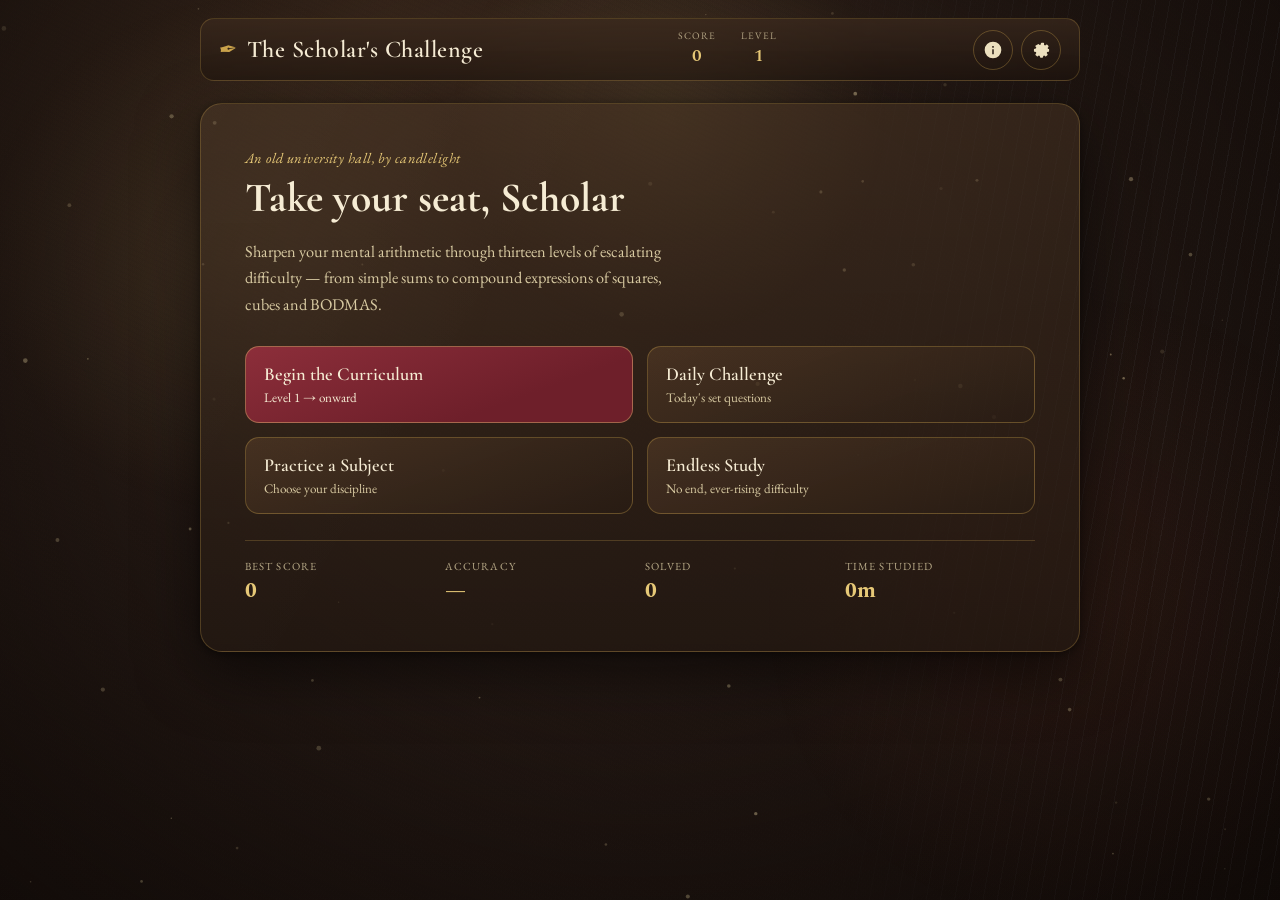
<file: index.html>
<!DOCTYPE html>
<html lang="en">
<head>
<meta charset="UTF-8">
<meta name="viewport" content="width=device-width, initial-scale=1.0, maximum-scale=1, user-scalable=no">
<title>The Scholar's Challenge — A Mental Arithmetic Study</title>
<meta name="description" content="An elegant mental-math training game set in a candlelit university hall.">
<meta name="theme-color" content="#241914">
<link rel="manifest" href="manifest.json">
<link rel="icon" href="icons/icon.svg" type="image/svg+xml">
<link rel="preconnect" href="https://fonts.googleapis.com">
<link rel="preconnect" href="https://fonts.gstatic.com" crossorigin>
<link href="https://fonts.googleapis.com/css2?family=Cormorant+Garamond:ital,wght@0,500;0,600;0,700;1,500&family=EB+Garamond:ital,wght@0,400;0,500;0,600;1,400&family=Spectral:wght@500;600;700&display=swap" rel="stylesheet">
<link rel="stylesheet" href="css/styles.css">
</head>
<body>

<!-- Ambient canvas background: dust motes, candlelight, rain -->
<canvas id="bg-canvas" aria-hidden="true"></canvas>
<div class="vignette" aria-hidden="true"></div>
<div class="window-rain" id="window-rain" aria-hidden="true"></div>

<div class="hall" id="hall">

  <!-- ================= TOP BAR ================= -->
  <header class="topbar">
    <div class="brand">
      <span class="brand-mark" aria-hidden="true">✒</span>
      <h1>The Scholar's&nbsp;Challenge</h1>
    </div>

    <div class="stat-strip" role="status" aria-live="polite">
      <div class="stat">
        <span class="stat-label">Score</span>
        <span class="stat-value" id="stat-score">0</span>
      </div>
      <div class="stat">
        <span class="stat-label">Level</span>
        <span class="stat-value" id="stat-level">1</span>
      </div>
      <div class="stat combo-stat" id="combo-stat" hidden>
        <span class="stat-label">Combo</span>
        <span class="stat-value" id="stat-combo">0</span>
      </div>
    </div>
    <div class="topbar-actions">
      <a class="icon-btn" href="about.html" aria-label="About this game">
        <svg viewBox="0 0 24 24" width="20" height="20" aria-hidden="true"><path fill="currentColor" d="M12 2a10 10 0 1 0 0 20 10 10 0 0 0 0-20zm.9 15h-1.8v-6h1.8zm0-7.8h-1.8V7.3h1.8z"/></svg>
      </a>
      <button class="icon-btn" id="settings-btn" aria-label="Open settings" aria-haspopup="dialog">
        <svg viewBox="0 0 24 24" width="22" height="22" aria-hidden="true"><path fill="currentColor" d="M12 8.5A3.5 3.5 0 1 0 12 15.5 3.5 3.5 0 0 0 12 8.5zm8.94 2.5-1.2-.1a7.8 7.8 0 0 0-.5-1.2l.77-.94a1 1 0 0 0-.09-1.35l-1.03-1.03a1 1 0 0 0-1.35-.09l-.94.77c-.38-.2-.78-.37-1.2-.5l-.1-1.2A1 1 0 0 0 14.3 4h-1.46a1 1 0 0 0-1 .92l-.1 1.2c-.42.13-.82.3-1.2.5l-.94-.77a1 1 0 0 0-1.35.09L6.22 6.97a1 1 0 0 0-.09 1.35l.77.94c-.2.38-.37.78-.5 1.2l-1.2.1a1 1 0 0 0-.9 1v1.46a1 1 0 0 0 .9 1l1.2.1c.13.42.3.82.5 1.2l-.77.94a1 1 0 0 0 .09 1.35l1.03 1.03a1 1 0 0 0 1.35.09l.94-.77c.38.2.78.37 1.2.5l.1 1.2a1 1 0 0 0 1 .9h1.46a1 1 0 0 0 1-.9l.1-1.2c.42-.13.82-.3 1.2-.5l.94.77a1 1 0 0 0 1.35-.09l1.03-1.03a1 1 0 0 0 .09-1.35l-.77-.94c.2-.38.37-.78.5-1.2l1.2-.1a1 1 0 0 0 .9-1v-1.46a1 1 0 0 0-.9-1z"/></svg>
      </button>
    </div>
    
  </header>

  <!-- ================= MAIN MENU ================= -->
  <section class="scene" id="scene-menu">
    <div class="desk-card menu-card">
      <p class="eyebrow">An old university hall, by candlelight</p>
      <h2 class="scene-title">Take your seat, Scholar</h2>
      <p class="menu-lede">Sharpen your mental arithmetic through thirteen levels of escalating difficulty — from simple sums to compound expressions of squares, cubes and BODMAS.</p>

      <div class="menu-grid">
        <button class="wax-btn wax-btn--primary" id="btn-start-levels">
          <span class="wax-btn-title">Begin the Curriculum</span>
          <span class="wax-btn-sub">Level 1 → onward</span>
        </button>
        <button class="wax-btn" id="btn-daily">
          <span class="wax-btn-title">Daily Challenge</span>
          <span class="wax-btn-sub" id="daily-sub">Today's set questions</span>
        </button>
        <button class="wax-btn" id="btn-practice">
          <span class="wax-btn-title">Practice a Subject</span>
          <span class="wax-btn-sub">Choose your discipline</span>
        </button>
        <button class="wax-btn" id="btn-endless">
          <span class="wax-btn-title">Endless Study</span>
          <span class="wax-btn-sub">No end, ever-rising difficulty</span>
        </button>
      </div>

      <div class="ledger">
        <div class="ledger-item"><span>Best Score</span><strong id="ledger-best">0</strong></div>
        <div class="ledger-item"><span>Accuracy</span><strong id="ledger-accuracy">—</strong></div>
        <div class="ledger-item"><span>Solved</span><strong id="ledger-solved">0</strong></div>
        <div class="ledger-item"><span>Time Studied</span><strong id="ledger-time">0m</strong></div>
      </div>
    </div>
  </section>

  <!-- ================= PRACTICE PICKER ================= -->
  <section class="scene" id="scene-practice" hidden>
    <div class="desk-card">
      <p class="eyebrow">Practice Mode</p>
      <h2 class="scene-title">Choose a discipline</h2>
      <div class="subject-grid" id="subject-grid"><!-- injected --></div>
      <button class="text-btn" id="practice-back">← Return to the hall</button>
    </div>
  </section>

  <!-- ================= GAME SCENE ================= -->
  <section class="scene" id="scene-game" hidden>
    <div class="game-card" id="game-card">

      <div class="level-banner" id="level-banner">Level 1 · Addition</div>

      <div class="question-stage">
        <div class="page" id="question-page">
          <p class="question-text" id="question-text">7 + 5</p>
          <div class="seal" id="seal" aria-hidden="true">
            <svg viewBox="0 0 100 100"><circle cx="50" cy="50" r="46"/><path id="seal-mark" d=""/></svg>
          </div>
        </div>
      </div>

      <form id="answer-form" class="answer-row" autocomplete="off">
        <input
          type="text"
          inputmode="numeric"
          pattern="-?[0-9]*"
          id="answer-input"
          class="answer-input"
          placeholder="Your answer…"
          aria-label="Type your answer">
        <button type="submit" class="wax-btn wax-btn--primary submit-btn">Submit</button>
      </form>

      <div class="feedback" id="feedback" aria-live="polite"></div>

      <div class="timer-wrap">
        <div class="timer-track"><div class="timer-fill" id="timer-fill"></div></div>
      </div>

      <div class="progress-row">
        <span id="progress-label">Question 1</span>
        <button class="text-btn" id="quit-btn">End session</button>
      </div>
    </div>
  </section>

  <!-- ================= SUMMARY SCENE ================= -->
  <section class="scene" id="scene-summary" hidden>
    <div class="desk-card">
      <p class="eyebrow" id="summary-eyebrow">Session concluded</p>
      <h2 class="scene-title" id="summary-title">Well studied.</h2>
      <div class="ledger">
        <div class="ledger-item"><span>Score</span><strong id="summary-score">0</strong></div>
        <div class="ledger-item"><span>Best Combo</span><strong id="summary-combo">0</strong></div>
        <div class="ledger-item"><span>Accuracy</span><strong id="summary-accuracy">0%</strong></div>
        <div class="ledger-item"><span>Solved</span><strong id="summary-solved">0</strong></div>
      </div>
      <div id="unlock-banner" class="unlock-banner" hidden></div>
      <div class="menu-grid two-col">
        <button class="wax-btn wax-btn--primary" id="summary-again">Study again</button>
        <button class="wax-btn" id="summary-home">Return to the hall</button>
      </div>
    </div>
  </section>

</div>

<!-- ================= LEVEL UP TOAST ================= -->
<div class="toast" id="level-toast" hidden>
  <span class="toast-title">Level Ascended</span>
  <span class="toast-sub" id="toast-sub">Level 2 · Subtraction</span>
</div>

<!-- ================= COMBO FLARE ================= -->
<div class="combo-flare" id="combo-flare" hidden></div>

<!-- ================= SETTINGS DIALOG ================= -->
<div class="modal-backdrop" id="settings-backdrop" hidden>
  <div class="modal" role="dialog" aria-modal="true" aria-labelledby="settings-title">
    <h2 id="settings-title">Study Preferences</h2>

    <div class="setting-row">
      <label for="music-toggle">Ambient music</label>
      <button class="switch" id="music-toggle" role="switch" aria-checked="true"><span></span></button>
    </div>
    <div class="setting-row">
      <label for="volume-slider">Volume</label>
      <input type="range" id="volume-slider" min="0" max="100" value="45">
    </div>
    <div class="setting-row">
      <label for="sfx-toggle">Sound effects</label>
      <button class="switch" id="sfx-toggle" role="switch" aria-checked="true"><span></span></button>
    </div>
    <div class="setting-row">
      <label for="rain-toggle">Rain on the windows</label>
      <button class="switch" id="rain-toggle" role="switch" aria-checked="true"><span></span></button>
    </div>

    <div class="setting-block">
      <span class="setting-block-label">Desk theme</span>
      <div class="theme-swatches" id="theme-swatches"><!-- injected --></div>
    </div>

    <div class="setting-block">
      <span class="setting-block-label">Badges earned</span>
      <div class="badge-row" id="badge-row"><!-- injected --></div>
    </div>

    <button class="wax-btn wax-btn--primary" id="settings-close">Close</button>
  </div>
</div>

<script src="js/storage.js"></script>
<script src="js/particles.js"></script>
<script src="js/audio.js"></script>
<script src="js/questions.js"></script>
<script src="js/game.js"></script>
</body>
</html>
</file>
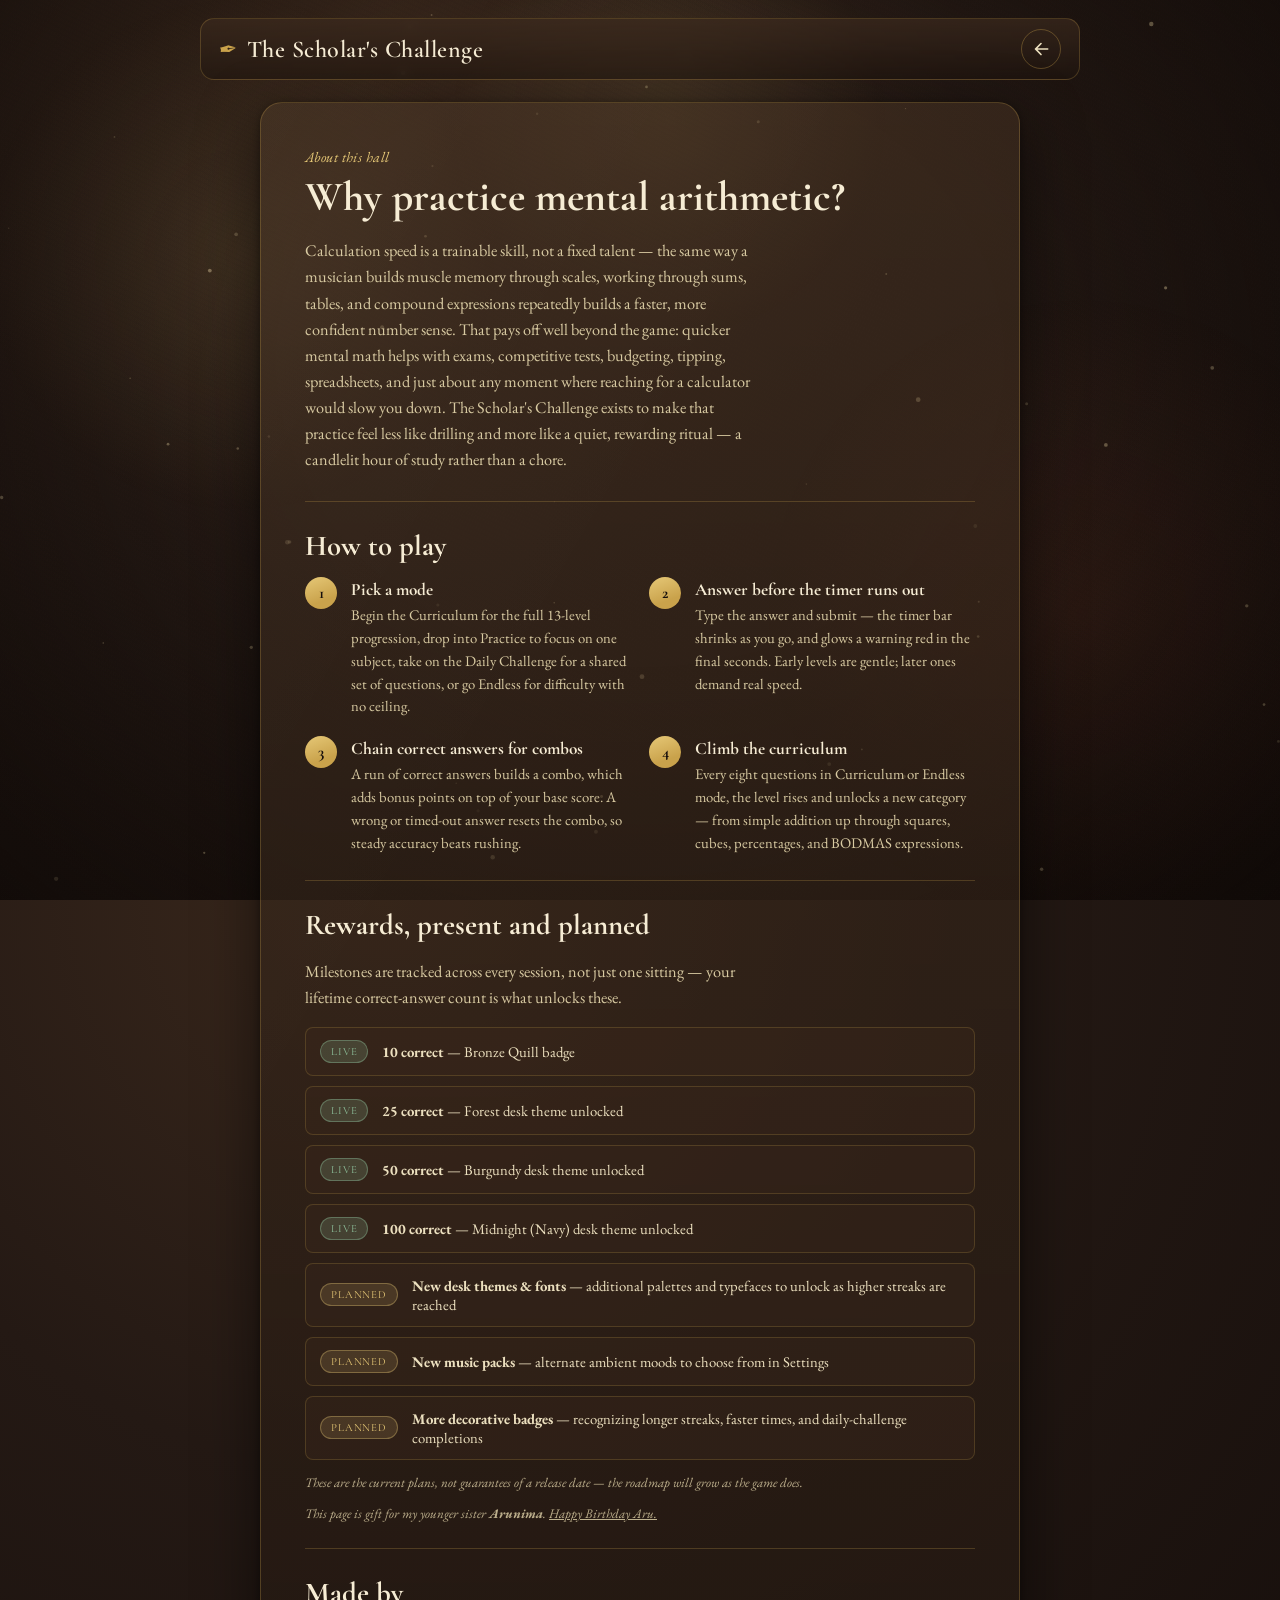
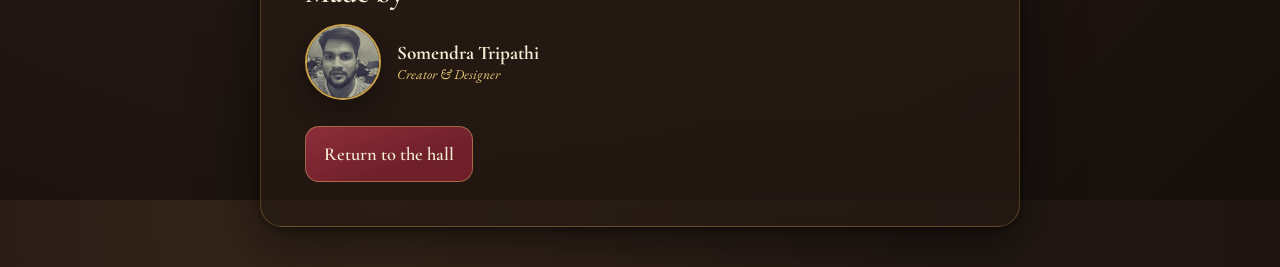
<file: about.html>
<!DOCTYPE html>
<html lang="en">
<head>
<meta charset="UTF-8">
<meta name="viewport" content="width=device-width, initial-scale=1.0, maximum-scale=1, user-scalable=no">
<title>About — The Scholar's Challenge</title>
<meta name="description" content="Why mental math training matters, how to play The Scholar's Challenge, and what's coming next.">
<meta name="theme-color" content="#241914">
<link rel="manifest" href="manifest.json">
<link rel="icon" href="icons/icon.svg" type="image/svg+xml">
<link rel="preconnect" href="https://fonts.googleapis.com">
<link rel="preconnect" href="https://fonts.gstatic.com" crossorigin>
<link href="https://fonts.googleapis.com/css2?family=Cormorant+Garamond:ital,wght@0,500;0,600;0,700;1,500&family=EB+Garamond:ital,wght@0,400;0,500;0,600;1,400&family=Spectral:wght@500;600;700&display=swap" rel="stylesheet">
<link rel="stylesheet" href="css/styles.css">
</head>
<body>

<canvas id="bg-canvas" aria-hidden="true"></canvas>
<div class="vignette" aria-hidden="true"></div>

<div class="hall">

  <header class="topbar">
    <div class="brand">
      <span class="brand-mark" aria-hidden="true">✒</span>
      <h1>The Scholar's&nbsp;Challenge</h1>
    </div>
    <a class="icon-btn" href="index.html" aria-label="Back to the game">
      <svg viewBox="0 0 24 24" width="20" height="20" aria-hidden="true"><path fill="currentColor" d="M20 11H7.83l4.88-4.88a1 1 0 1 0-1.42-1.41L4.7 11.3a1 1 0 0 0 0 1.41l6.59 6.59a1 1 0 0 0 1.42-1.41L7.83 13H20a1 1 0 0 0 0-2z"/></svg>
    </a>
  </header>

  <section class="scene">
    <div class="desk-card about-card">

      <p class="eyebrow">About this hall</p>
      <h2 class="scene-title">Why practice mental arithmetic?</h2>
      <p class="menu-lede">
        Calculation speed is a trainable skill, not a fixed talent — the same way a
        musician builds muscle memory through scales, working through sums, tables,
        and compound expressions repeatedly builds a faster, more confident number
        sense. That pays off well beyond the game: quicker mental math helps with
        exams, competitive tests, budgeting, tipping, spreadsheets, and just about
        any moment where reaching for a calculator would slow you down. The Scholar's
        Challenge exists to make that practice feel less like drilling and more like
        a quiet, rewarding ritual — a candlelit hour of study rather than a chore.
      </p>

      <hr class="about-divider">

      <h2 class="scene-title small">How to play</h2>
      <div class="about-grid">
        <div class="about-item">
          <span class="about-item-num">1</span>
          <div>
            <h3>Pick a mode</h3>
            <p>Begin the Curriculum for the full 13-level progression, drop into
            Practice to focus on one subject, take on the Daily Challenge for a
            shared set of questions, or go Endless for difficulty with no ceiling.</p>
          </div>
        </div>
        <div class="about-item">
          <span class="about-item-num">2</span>
          <div>
            <h3>Answer before the timer runs out</h3>
            <p>Type the answer and submit — the timer bar shrinks as you go, and
            glows a warning red in the final seconds. Early levels are gentle;
            later ones demand real speed.</p>
          </div>
        </div>
        <div class="about-item">
          <span class="about-item-num">3</span>
          <div>
            <h3>Chain correct answers for combos</h3>
            <p>A run of correct answers builds a combo, which adds bonus points
            on top of your base score. A wrong or timed-out answer resets the
            combo, so steady accuracy beats rushing.</p>
          </div>
        </div>
        <div class="about-item">
          <span class="about-item-num">4</span>
          <div>
            <h3>Climb the curriculum</h3>
            <p>Every eight questions in Curriculum or Endless mode, the level rises
            and unlocks a new category — from simple addition up through squares,
            cubes, percentages, and BODMAS expressions.</p>
          </div>
        </div>
      </div>

      <hr class="about-divider">

      <h2 class="scene-title small">Rewards, present and planned</h2>
      <p class="menu-lede" style="margin-bottom: 16px;">
        Milestones are tracked across every session, not just one sitting — your
        lifetime correct-answer count is what unlocks these.
      </p>
      <div class="roadmap-list">
        <div class="roadmap-item live">
          <span class="roadmap-tag">Live</span>
          <div><strong>10 correct</strong> — Bronze Quill badge</div>
        </div>
        <div class="roadmap-item live">
          <span class="roadmap-tag">Live</span>
          <div><strong>25 correct</strong> — Forest desk theme unlocked</div>
        </div>
        <div class="roadmap-item live">
          <span class="roadmap-tag">Live</span>
          <div><strong>50 correct</strong> — Burgundy desk theme unlocked</div>
        </div>
        <div class="roadmap-item live">
          <span class="roadmap-tag">Live</span>
          <div><strong>100 correct</strong> — Midnight (Navy) desk theme unlocked</div>
        </div>
        <div class="roadmap-item planned">
          <span class="roadmap-tag">Planned</span>
          <div><strong>New desk themes & fonts</strong> — additional palettes and
          typefaces to unlock as higher streaks are reached</div>
        </div>
        <div class="roadmap-item planned">
          <span class="roadmap-tag">Planned</span>
          <div><strong>New music packs</strong> — alternate ambient moods to choose
          from in Settings</div>
        </div>
        <div class="roadmap-item planned">
          <span class="roadmap-tag">Planned</span>
          <div><strong>More decorative badges</strong> — recognizing longer streaks,
          faster times, and daily-challenge completions</div>
        </div>
      </div>
      <p class="about-note">These are the current plans, not guarantees of a release
      date — the roadmap will grow as the game does.</p>
      <p class="about-note">This page is <i>gift</i> for my younger sister <b>Arunima</b>. <u>Happy Birthday Aru.</u></p>

      <hr class="about-divider">

      <h2 class="scene-title small">Made by</h2>
      <div class="credit-row">
        <img class="credit-photo" src="icons/author.jpg" alt="Photo of Somendra Tripathi, creator of The Scholar's Challenge">
        <div>
          <div class="credit-name">Somendra Tripathi</div>
          <div class="credit-role">Creator &amp; Designer</div>
        </div>
      </div>

      <a class="wax-btn wax-btn--primary about-back-btn" href="index.html">
        <span class="wax-btn-title">Return to the hall</span>
      </a>
    </div>
  </section>

</div>

<script src="js/particles.js"></script>
</body>
</html>
</file>
<file: css/styles.css>
/* =========================================================
   THE SCHOLAR'S CHALLENGE
   Design tokens — old university hall, candlelight & brass
   ========================================================= */
:root{
  /* ---- palette ---- */
  --walnut:        #241914;
  --walnut-deep:    #170f0c;
  --parchment:      #ece0bf;
  --parchment-dim:  #d8caa2;
  --cream:          #f6ecd4;
  --burgundy:       #6e1f2a;
  --burgundy-light: #8c2e3a;
  --forest:         #2e4536;
  --brass:          #c9a24b;
  --brass-bright:   #e6c877;
  --navy:           #131e2b;
  --ink:            #2a1e14;

  /* theme-swappable accent (desk themes) */
  --accent: var(--brass);
  --accent-bright: var(--brass-bright);

  /* ---- type ---- */
  --font-display: "Cormorant Garamond", "Iowan Old Style", Georgia, serif;
  --font-body: "EB Garamond", Georgia, serif;
  --font-number: "Spectral", Georgia, serif;

  --radius-lg: 22px;
  --radius-md: 14px;
  --radius-sm: 8px;

  --shadow-deep: 0 20px 60px rgba(0,0,0,0.55), 0 2px 8px rgba(0,0,0,0.4);
  --shadow-soft: 0 8px 24px rgba(0,0,0,0.35);
}

/* Desk theme variants — unlocked via streak rewards */
body[data-theme="forest"]{ --accent: #6f9c7c; --accent-bright: #8fc19c; }
body[data-theme="burgundy"]{ --accent: #b85466; --accent-bright: #d97a8c; }
body[data-theme="navy"]{ --accent: #6f93c4; --accent-bright: #9bb9e0; }
body[data-theme="brass"]{ --accent: var(--brass); --accent-bright: var(--brass-bright); }

@media (prefers-reduced-motion: reduce){
  *, *::before, *::after{ animation-duration: 0.001ms !important; animation-iteration-count: 1 !important; transition-duration: 0.001ms !important; }
}
[hidden]{ display: none !important; }
*{ box-sizing: border-box; }
html, body{ height: 100%; }
body{
  margin: 0;
  font-family: var(--font-body);
  color: var(--parchment);
  background: radial-gradient(ellipse at 30% 0%, #3a281c 0%, var(--walnut) 45%, var(--walnut-deep) 100%);
  overflow-x: hidden;
  min-height: 100vh;
  -webkit-tap-highlight-color: transparent;
}

/* subtle wood-grain + paper-grain texture overlay */
body::before{
  content: "";
  position: fixed; inset: 0;
  pointer-events: none;
  z-index: 1;
  opacity: 0.5;
  background-image:
    repeating-linear-gradient(115deg, rgba(255,255,255,0.015) 0px, rgba(255,255,255,0.015) 1px, transparent 1px, transparent 3px),
    repeating-linear-gradient(25deg, rgba(0,0,0,0.05) 0px, rgba(0,0,0,0.05) 1px, transparent 2px, transparent 5px);
  mix-blend-mode: overlay;
}

#bg-canvas{
  position: fixed; inset: 0;
  width: 100%; height: 100%;
  z-index: 0;
  display: block;
}

.vignette{
  position: fixed; inset: 0;
  z-index: 2;
  pointer-events: none;
  background: radial-gradient(ellipse at 50% 40%, transparent 40%, rgba(10,6,4,0.55) 100%);
}

/* rain streaks against an implied window pane, very subtle */
.window-rain{
  position: fixed; top: 0; right: 0; width: 38vw; max-width: 480px; height: 100%;
  z-index: 1; pointer-events: none; opacity: 0.16;
  background-image: repeating-linear-gradient(100deg, rgba(180,200,220,0.5) 0 1px, transparent 1px 14px);
  mask-image: linear-gradient(to left, black, transparent);
  animation: rain-drift 6s linear infinite;
}
.window-rain.hidden{ display: none; }
@keyframes rain-drift{
  0%{ background-position: 0 0; }
  100%{ background-position: -40px 200px; }
}

.hall{
  position: relative;
  z-index: 3;
  min-height: 100vh;
  display: flex;
  flex-direction: column;
  align-items: center;
  padding: 18px 16px 40px;
}

/* ================= TOP BAR ================= */
.topbar{
  width: 100%;
  max-width: 880px;
  display: flex;
  align-items: center;
  justify-content: space-between;
  flex-wrap: wrap;
  row-gap: 8px;
  gap: 12px;
  padding: 10px 18px;
  margin-bottom: 22px;
  background: linear-gradient(180deg, rgba(60,42,30,0.7), rgba(30,20,14,0.55));
  border: 1px solid rgba(201,162,75,0.25);
  border-radius: var(--radius-md);
  backdrop-filter: blur(6px);
}
.brand{ display: flex; align-items: center; gap: 10px; }
.brand-mark{ color: var(--accent); font-size: 22px; transform: rotate(-8deg); display: inline-block; }
.brand h1{
  font-family: var(--font-display);
  font-weight: 600;
  font-size: clamp(1.05rem, 2.4vw, 1.5rem);
  letter-spacing: 0.02em;
  margin: 0;
  color: var(--cream);
}
.stat-strip{ display: flex; gap: 18px; }
.stat-strip{ display: flex; gap: 18px; }
.topbar-actions{ display: flex; align-items: center; gap: 8px; flex-shrink: 0; }
.stat{ display: flex; flex-direction: column; align-items: center; min-width: 44px; }
.stat-label{ font-size: 0.62rem; text-transform: uppercase; letter-spacing: 0.12em; color: var(--parchment-dim); opacity: 0.75; }
.stat-value{ font-family: var(--font-number); font-size: 1.15rem; font-weight: 600; color: var(--accent-bright); font-variant-numeric: tabular-nums; }
.combo-stat .stat-value{ color: var(--burgundy-light); }
.combo-stat.pulse .stat-value{ animation: combo-pop 0.35s ease; }
@keyframes combo-pop{ 0%{ transform: scale(1); } 40%{ transform: scale(1.35); } 100%{ transform: scale(1); } }

.icon-btn{
  background: transparent; border: 1px solid rgba(201,162,75,0.35);
  color: var(--parchment); border-radius: 50%;
  width: 40px; height: 40px; display: flex; align-items: center; justify-content: center;
  cursor: pointer; transition: background 0.2s, transform 0.2s;
  flex-shrink: 0; text-decoration: none; 
}
.icon-btn:hover{ background: rgba(201,162,75,0.15); transform: rotate(25deg); }
.icon-btn:focus-visible, button:focus-visible, input:focus-visible{ outline: 2px solid var(--accent-bright); outline-offset: 2px; }

/* ================= SCENES / CARDS ================= */
.scene{ width: 100%; max-width: 880px; display: flex; justify-content: center; }
.desk-card, .game-card{
  width: 100%;
  background:
    linear-gradient(180deg, rgba(70,50,34,0.55), rgba(35,24,17,0.7)),
    linear-gradient(120deg, rgba(255,255,255,0.03), transparent 40%);
  border: 1px solid rgba(201,162,75,0.28);
  border-radius: var(--radius-lg);
  padding: clamp(20px, 4vw, 44px);
  box-shadow: var(--shadow-deep);
  animation: page-rise 0.5s cubic-bezier(.2,.8,.25,1) both;
}
@keyframes page-rise{
  from{ opacity: 0; transform: translateY(18px) scale(0.98); }
  to{ opacity: 1; transform: translateY(0) scale(1); }
}

.eyebrow{
  font-family: var(--font-body);
  font-style: italic;
  font-size: 0.9rem;
  color: var(--accent-bright);
  letter-spacing: 0.03em;
  margin: 0 0 6px;
}
.scene-title{
  font-family: var(--font-display);
  font-weight: 700;
  font-size: clamp(1.7rem, 4.5vw, 2.6rem);
  margin: 0 0 14px;
  color: var(--cream);
}
.menu-lede{ max-width: 56ch; line-height: 1.6; color: var(--parchment-dim); margin-bottom: 28px; font-size: 1.02rem; }

.menu-grid{ display: grid; grid-template-columns: 1fr 1fr; gap: 14px; margin-bottom: 26px; }
.menu-grid.two-col{ margin-top: 22px; margin-bottom: 0; }
@media (max-width: 560px){ .menu-grid{ grid-template-columns: 1fr; } }

/* ---- wax-seal styled buttons ---- */
.wax-btn{
  position: relative;
  text-align: left;
  border: 1px solid rgba(201,162,75,0.35);
  background: linear-gradient(160deg, rgba(90,64,42,0.55), rgba(40,28,20,0.6));
  color: var(--parchment);
  border-radius: var(--radius-md);
  padding: 16px 18px;
  cursor: pointer;
  font-family: var(--font-body);
  transition: transform 0.18s ease, box-shadow 0.18s ease, border-color 0.18s ease;
  display: flex; flex-direction: column; gap: 4px;
}
.wax-btn:hover{ transform: translateY(-2px); box-shadow: var(--shadow-soft); border-color: var(--accent); }
.wax-btn:active{ transform: translateY(0); }
.wax-btn-title{ font-family: var(--font-display); font-weight: 600; font-size: 1.15rem; color: var(--cream); }
.wax-btn-sub{ font-size: 0.82rem; color: var(--parchment-dim); }
.wax-btn--primary{
  background: linear-gradient(160deg, var(--burgundy-light), var(--burgundy) 70%);
  border-color: rgba(230,200,119,0.4);
}
.wax-btn--primary .wax-btn-title, .wax-btn--primary .wax-btn-sub{ color: var(--cream); }

.text-btn{
  background: none; border: none; color: var(--parchment-dim);
  font-family: var(--font-body); font-style: italic; font-size: 0.92rem;
  cursor: pointer; text-decoration: underline; text-underline-offset: 3px;
  padding: 6px 0;
}
.text-btn:hover{ color: var(--accent-bright); }

.ledger{ display: grid; grid-template-columns: repeat(4, 1fr); gap: 10px; border-top: 1px solid rgba(201,162,75,0.25); padding-top: 18px; }
@media (max-width: 560px){ .ledger{ grid-template-columns: 1fr 1fr; } }
.ledger-item{ display: flex; flex-direction: column; gap: 2px; }
.ledger-item span{ font-size: 0.68rem; text-transform: uppercase; letter-spacing: 0.1em; color: var(--parchment-dim); opacity: 0.8; }
.ledger-item strong{ font-family: var(--font-number); font-size: 1.3rem; color: var(--accent-bright); font-variant-numeric: tabular-nums; }

/* ================= SUBJECT GRID (practice) ================= */
.subject-grid{ display: grid; grid-template-columns: repeat(3, 1fr); gap: 12px; margin-bottom: 22px; }
@media (max-width: 620px){ .subject-grid{ grid-template-columns: repeat(2, 1fr); } }
.subject-chip{
  border: 1px solid rgba(201,162,75,0.3);
  background: rgba(60,42,30,0.4);
  color: var(--parchment);
  border-radius: var(--radius-sm);
  padding: 14px 10px;
  text-align: center;
  font-family: var(--font-display);
  font-size: 1.02rem;
  cursor: pointer;
  transition: background 0.18s, transform 0.18s;
}
.subject-chip:hover{ background: rgba(201,162,75,0.18); transform: translateY(-2px); }

/* ================= GAME SCENE ================= */
.level-banner{
  text-align: center;
  font-family: var(--font-display);
  font-size: 1rem;
  letter-spacing: 0.08em;
  text-transform: uppercase;
  color: var(--accent-bright);
  margin-bottom: 18px;
  opacity: 0.9;
}

.question-stage{ display: flex; justify-content: center; margin-bottom: 26px; perspective: 1200px; }
.page{
  position: relative;
  width: min(100%, 560px);
  min-height: 150px;
  background:
    radial-gradient(ellipse at 30% 20%, rgba(255,240,200,0.06), transparent 60%),
    linear-gradient(180deg, rgba(236,224,191,0.08), rgba(236,224,191,0.03));
  border: 1px solid rgba(201,162,75,0.3);
  border-radius: var(--radius-md);
  display: flex; align-items: center; justify-content: center;
  padding: 30px 20px;
  transform-style: preserve-3d;
}
.page.turning{ animation: page-turn 0.5s ease; }
@keyframes page-turn{
  0%{ transform: rotateY(0deg); opacity: 1; }
  45%{ transform: rotateY(85deg); opacity: 0.3; }
  55%{ transform: rotateY(-85deg); opacity: 0.3; }
  100%{ transform: rotateY(0deg); opacity: 1; }
}
.question-text{
  font-family: var(--font-number);
  font-weight: 600;
  font-size: clamp(1.8rem, 6vw, 3rem);
  color: var(--cream);
  letter-spacing: 0.02em;
  margin: 0;
  text-align: center;
  text-shadow: 0 0 18px rgba(230,200,119,0.15);
}

/* wax seal celebration mark */
.seal{
  position: absolute; top: 50%; left: 50%;
  width: 90px; height: 90px;
  transform: translate(-50%,-50%) scale(0);
  opacity: 0;
  pointer-events: none;
}
.seal svg{ width: 100%; height: 100%; }
.seal circle{ fill: rgba(110,31,42,0.88); stroke: var(--brass-bright); stroke-width: 2; }
.seal path{ fill: none; stroke: var(--brass-bright); stroke-width: 4; stroke-linecap: round; stroke-linejoin: round; }
.seal.stamp-correct{ animation: seal-stamp 0.6s cubic-bezier(.2,1.4,.4,1) forwards; }
.seal.stamp-wrong{ animation: seal-shake 0.5s ease forwards; }
.seal.stamp-wrong circle{ fill: rgba(40,30,24,0.9); stroke: #a3a3a3; }
@keyframes seal-stamp{
  0%{ transform: translate(-50%,-50%) scale(2.4) rotate(-12deg); opacity: 0; }
  55%{ transform: translate(-50%,-50%) scale(0.92) rotate(3deg); opacity: 1; }
  75%{ transform: translate(-50%,-50%) scale(1.05) rotate(0deg); opacity: 1; }
  100%{ transform: translate(-50%,-50%) scale(1) rotate(0deg); opacity: 0; transition: none; }
}
@keyframes seal-shake{
  0%{ transform: translate(-50%,-50%) scale(1.4); opacity: 0; }
  30%{ opacity: 0.9; transform: translate(-50%,-50%) scale(1); }
  40%{ transform: translate(-56%,-50%) scale(1); }
  55%{ transform: translate(-44%,-50%) scale(1); }
  70%{ transform: translate(-52%,-50%) scale(1); }
  100%{ opacity: 0; transform: translate(-50%,-50%) scale(1); }
}

.answer-row{ display: flex; gap: 10px; max-width: 560px; margin: 0 auto 8px; }
.answer-input{
  flex: 1; 
min-width: 0;
  font-family: var(--font-number);
  font-size: 1.3rem;
  padding: 14px 16px;
  border-radius: var(--radius-sm);
  border: 1px solid rgba(201,162,75,0.4);
  background: rgba(246,236,212,0.94);
  color: var(--ink);
  text-align: center;
  font-variant-numeric: tabular-nums;
}
.answer-input.shake{ animation: input-shake 0.4s ease; border-color: var(--burgundy-light); }
@keyframes input-shake{
  0%,100%{ transform: translateX(0); }
  20%{ transform: translateX(-8px); }
  40%{ transform: translateX(8px); }
  60%{ transform: translateX(-5px); }
  80%{ transform: translateX(5px); }
}
.submit-btn{ padding: 14px 22px; text-align: center; align-items: center; justify-content: center; flex-shrink: 0; }
.submit-btn .wax-btn-title{ font-size: 1rem; white-space: nowrap; }
@media (max-width: 380px){
  .submit-btn{ padding: 14px 14px; }
  .answer-input{ font-size: 1.1rem; padding: 14px 10px; }
}

.feedback{ min-height: 26px; text-align: center; font-family: var(--font-display); font-size: 1.05rem; margin-bottom: 10px; }
.feedback.good{ color: #8fc19c; }
.feedback.bad{ color: #d97a8c; }

.timer-wrap{ max-width: 560px; margin: 0 auto 10px; }
.timer-track{ height: 8px; border-radius: 6px; background: rgba(0,0,0,0.35); overflow: hidden; border: 1px solid rgba(201,162,75,0.2); }
.timer-fill{ height: 100%; width: 100%; background: linear-gradient(90deg, var(--accent), var(--accent-bright)); transition: width 0.12s linear, background 0.3s; transform-origin: left; }
.timer-fill.warn{ background: linear-gradient(90deg, #8c2e3a, #d97a8c); }
.game-card.timer-critical{ animation: red-pulse 0.9s ease-in-out infinite; }
@keyframes red-pulse{
  0%,100%{ box-shadow: var(--shadow-deep); }
  50%{ box-shadow: 0 0 60px rgba(180,40,50,0.45), var(--shadow-deep); }
}

.progress-row{ display: flex; justify-content: space-between; align-items: center; max-width: 560px; margin: 0 auto; font-size: 0.85rem; color: var(--parchment-dim); }

/* ================= LEVEL TOAST ================= */
.toast{
  position: fixed; top: 26px; left: 50%; transform: translateX(-50%);
  background: linear-gradient(160deg, rgba(90,64,42,0.95), rgba(40,28,20,0.95));
  border: 1px solid var(--accent); border-radius: var(--radius-md);
  padding: 14px 26px; text-align: center; z-index: 30;
  box-shadow: var(--shadow-deep);
  animation: toast-in 0.4s ease, toast-out 0.4s ease 2.6s forwards;
}
.toast-title{ display: block; font-family: var(--font-display); font-weight: 700; font-size: 1.15rem; color: var(--accent-bright); }
.toast-sub{ display: block; font-size: 0.85rem; color: var(--parchment-dim); margin-top: 2px; }
@keyframes toast-in{ from{ opacity: 0; transform: translate(-50%, -14px); } to{ opacity: 1; transform: translate(-50%,0); } }
@keyframes toast-out{ from{ opacity: 1; } to{ opacity: 0; transform: translate(-50%,-14px); } }

/* ================= COMBO FLARE ================= */
.combo-flare{
  position: fixed; bottom: 60px; left: 50%; transform: translateX(-50%);
  font-family: var(--font-display); font-weight: 700; font-size: 1.4rem;
  color: var(--brass-bright); text-shadow: 0 0 16px rgba(230,200,119,0.6);
  z-index: 30; pointer-events: none;
  animation: flare-float 0.9s ease forwards;
}
@keyframes flare-float{
  0%{ opacity: 0; transform: translate(-50%, 10px) scale(0.85); }
  25%{ opacity: 1; transform: translate(-50%, 0) scale(1.1); }
  80%{ opacity: 1; }
  100%{ opacity: 0; transform: translate(-50%, -30px) scale(1); }
}

/* ================= MODAL ================= */
.modal-backdrop{
  position: fixed; inset: 0; background: rgba(10,6,4,0.65);
  display: flex; align-items: center; justify-content: center;
  z-index: 40; padding: 16px; backdrop-filter: blur(3px);
}
.modal{
  width: 100%; max-width: 440px; max-height: 88vh; overflow-y: auto;
  background: linear-gradient(180deg, #3a281c, #221712);
  border: 1px solid rgba(201,162,75,0.35);
  border-radius: var(--radius-lg);
  padding: 26px 24px;
  box-shadow: var(--shadow-deep);
  animation: page-rise 0.35s ease both;
}
.modal h2{ font-family: var(--font-display); margin: 0 0 18px; color: var(--cream); }
.setting-row{ display: flex; align-items: center; justify-content: space-between; gap: 14px; padding: 10px 0; border-bottom: 1px solid rgba(201,162,75,0.15); }
.setting-row label{ font-size: 0.95rem; color: var(--parchment); }
.setting-block{ padding: 14px 0; border-bottom: 1px solid rgba(201,162,75,0.15); }
.setting-block-label{ display: block; font-size: 0.8rem; text-transform: uppercase; letter-spacing: 0.08em; color: var(--parchment-dim); margin-bottom: 10px; }

.switch{ width: 46px; height: 26px; border-radius: 20px; border: 1px solid rgba(201,162,75,0.4); background: rgba(0,0,0,0.35); position: relative; cursor: pointer; flex-shrink: 0; }
.switch span{ position: absolute; top: 2px; left: 2px; width: 20px; height: 20px; border-radius: 50%; background: var(--parchment-dim); transition: transform 0.2s, background 0.2s; }
.switch[aria-checked="true"]{ background: var(--burgundy); }
.switch[aria-checked="true"] span{ transform: translateX(20px); background: var(--brass-bright); }

input[type="range"]{ width: 130px; accent-color: var(--brass); }

.theme-swatches{ display: flex; gap: 10px; }
.swatch{ width: 34px; height: 34px; border-radius: 50%; border: 2px solid transparent; cursor: pointer; position: relative; }
.swatch.locked{ opacity: 0.3; cursor: not-allowed; }
.swatch.selected{ border-color: var(--cream); }
.swatch[data-theme="brass"]{ background: radial-gradient(circle at 35% 30%, #e6c877, #8a6a2f); }
.swatch[data-theme="forest"]{ background: radial-gradient(circle at 35% 30%, #8fc19c, #2e4536); }
.swatch[data-theme="burgundy"]{ background: radial-gradient(circle at 35% 30%, #d97a8c, #6e1f2a); }
.swatch[data-theme="navy"]{ background: radial-gradient(circle at 35% 30%, #9bb9e0, #131e2b); }

.badge-row{ display: flex; gap: 10px; flex-wrap: wrap; }
.badge{ width: 40px; height: 40px; border-radius: 50%; display: flex; align-items: center; justify-content: center; font-size: 1.1rem; background: radial-gradient(circle at 35% 30%, var(--accent-bright), var(--accent) 70%); color: var(--walnut-deep); border: 1px solid rgba(0,0,0,0.2); }
.badge.locked{ background: rgba(0,0,0,0.3); color: rgba(255,255,255,0.2); border-style: dashed; }
.badge-empty{ color: var(--parchment-dim); font-size: 0.85rem; font-style: italic; }

.unlock-banner{
  margin: 18px 0; padding: 14px 16px; border-radius: var(--radius-sm);
  background: rgba(201,162,75,0.14); border: 1px dashed var(--accent);
  font-family: var(--font-display); font-size: 1rem; color: var(--accent-bright);
  text-align: center;
}
/* ================= ABOUT PAGE ================= */
.about-card{ max-width: 760px; }
.scene-title.small{ font-size: clamp(1.35rem, 3.2vw, 1.8rem); margin-top: 6px; }
.about-divider{ border: none; border-top: 1px solid rgba(201,162,75,0.25); margin: 26px 0; }

.about-grid{ display: grid; grid-template-columns: 1fr 1fr; gap: 18px; }
@media (max-width: 620px){ .about-grid{ grid-template-columns: 1fr; } }
.about-item{ display: flex; gap: 14px; align-items: flex-start; }
.about-item-num{
  flex-shrink: 0; width: 32px; height: 32px; border-radius: 50%;
  background: linear-gradient(160deg, var(--accent-bright), var(--accent) 70%);
  color: var(--walnut-deep); font-family: var(--font-display); font-weight: 700;
  display: flex; align-items: center; justify-content: center; font-size: 1rem;
}
.about-item h3{ margin: 2px 0 4px; font-family: var(--font-display); font-size: 1.08rem; color: var(--cream); }
.about-item p{ margin: 0; font-size: 0.92rem; line-height: 1.55; color: var(--parchment-dim); }

.roadmap-list{ display: flex; flex-direction: column; gap: 10px; }
.roadmap-item{
  display: flex; align-items: center; gap: 14px;
  padding: 12px 14px; border-radius: var(--radius-sm);
  border: 1px solid rgba(201,162,75,0.22); background: rgba(60,42,30,0.35);
  font-size: 0.92rem; color: var(--parchment);
}
.roadmap-tag{
  flex-shrink: 0; font-family: var(--font-display); font-size: 0.68rem;
  text-transform: uppercase; letter-spacing: 0.08em;
  padding: 4px 10px; border-radius: 20px;
}
.roadmap-item.live .roadmap-tag{ background: rgba(143,193,156,0.2); color: #8fc19c; border: 1px solid rgba(143,193,156,0.4); }
.roadmap-item.planned .roadmap-tag{ background: rgba(230,200,119,0.14); color: var(--brass-bright); border: 1px solid rgba(230,200,119,0.35); }
.about-note{ font-size: 0.82rem; font-style: italic; color: var(--parchment-dim); opacity: 0.85; margin-top: 14px; }

.credit-row{ display: flex; align-items: center; gap: 16px; margin-bottom: 26px; }
.credit-photo{
  width: 76px; height: 76px; border-radius: 50%; object-fit: cover;
  border: 2px solid var(--accent); box-shadow: var(--shadow-soft);
  background: rgba(0,0,0,0.2);
}
.credit-name{ font-family: var(--font-display); font-weight: 700; font-size: 1.2rem; color: var(--cream); }
.credit-role{ font-size: 0.85rem; color: var(--accent-bright); font-style: italic; }

.about-back-btn{ display: inline-flex; align-items: center; justify-content: center; text-align: center; text-decoration: none; }
@media (max-width: 480px){
  .topbar{ padding: 8px 12px; gap: 8px; }
  .stat-strip{ gap: 12px; }
  .stat{ min-width: 36px; }
  .stat-label{ font-size: 0.56rem; }
  .stat-value{ font-size: 1rem; }
  .icon-btn{ width: 34px; height: 34px; }
  .brand-mark{ font-size: 18px; }
     }
</file>
